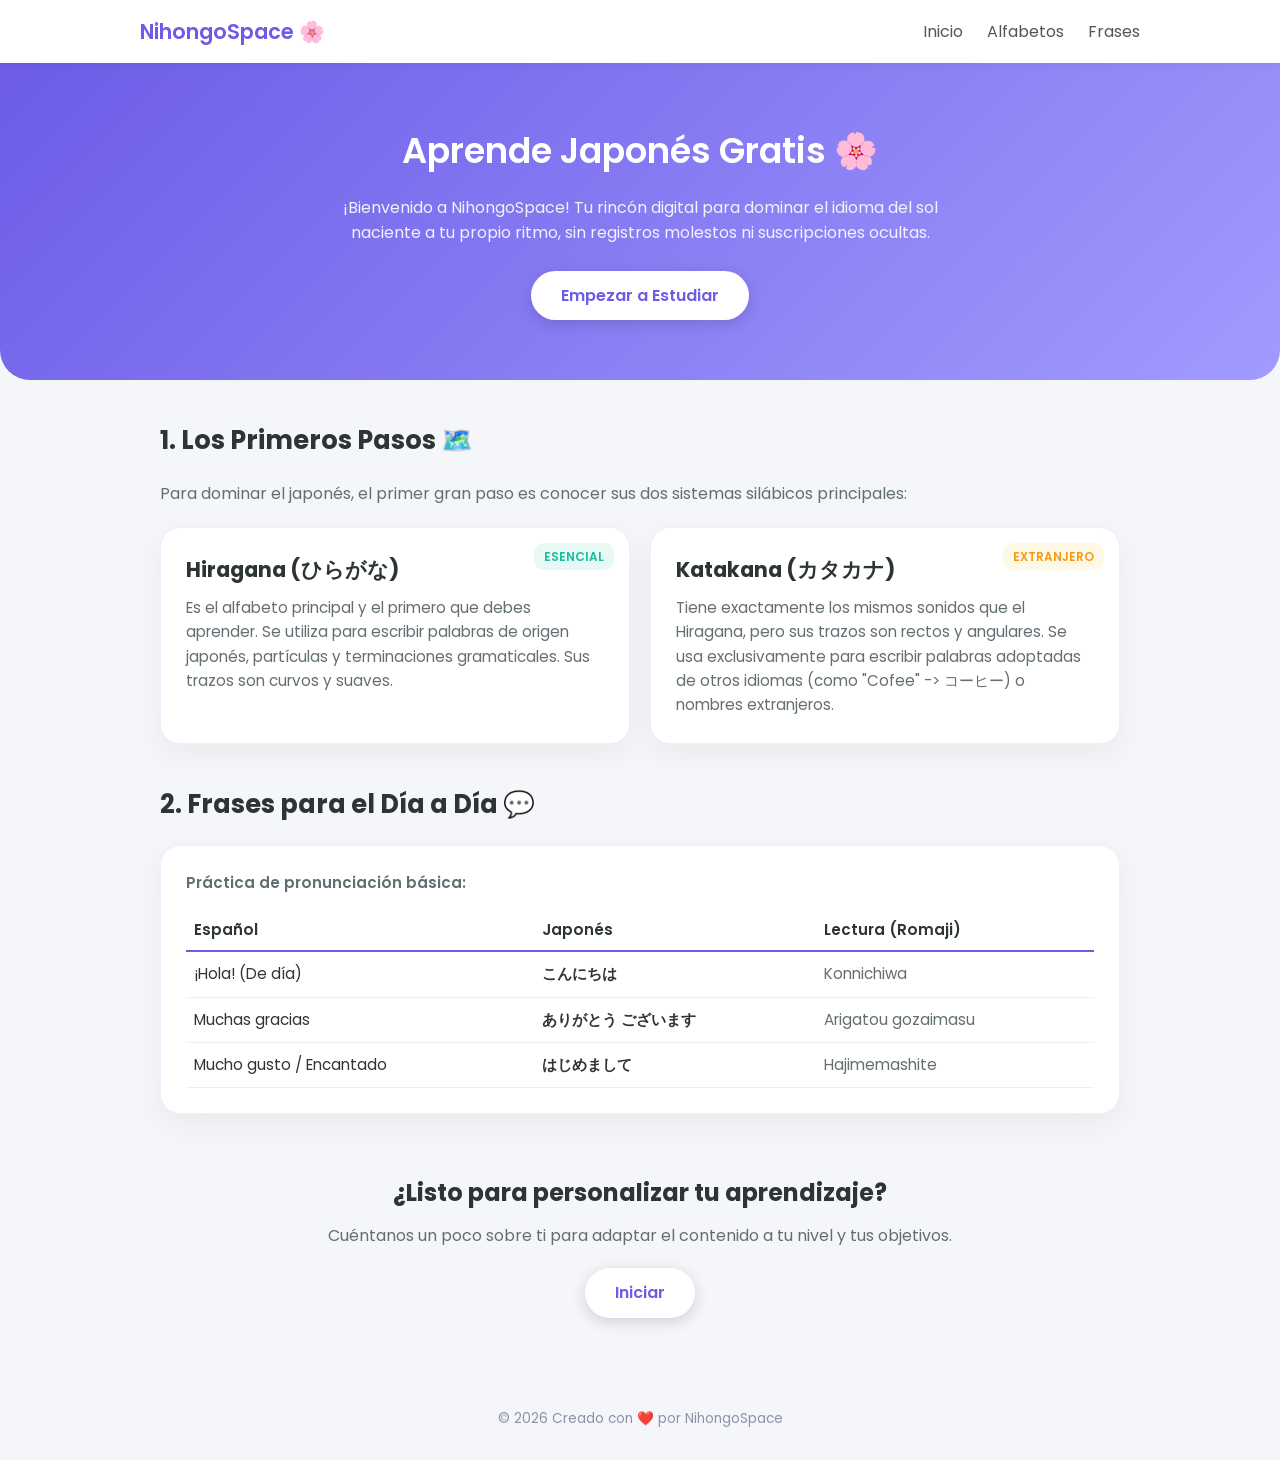
<file: index.html>
<!DOCTYPE html>
<html lang="es">
<head>
    <meta charset="UTF-8">
    <!-- Esta línea es vital para que se vea bien en pantallas de celulares -->
    <meta name="viewport" content="width=device-width, initial-scale=1.0">
    <meta name="description" content="NihongoSpace - Aprende japonés gratis: hiragana, katakana y frases básicas.">
    <title>NihongoSpace</title>
    <!-- Vinculamos una fuente bonita desde Google Fonts -->
    <link href="https://fonts.googleapis.com/css2?family=Poppins:wght@300;400;600&display=swap" rel="stylesheet">
    <!-- Conectamos nuestro archivo de estilos CSS -->
    <link rel="stylesheet" href="style.css">
</head>
<body>

    <!-- Barra de navegación superior -->
    <header>
        <div class="nav-container">
            <a href="#inicio" class="logo">NihongoSpace 🌸</a>
            <nav aria-label="Principal">
                <a href="#inicio">Inicio</a>
                <a href="#alfabetos">Alfabetos</a>
                <a href="#frases">Frases</a>
            </nav>
        </div>
    </header>

    <!-- Sección Principal (Hero) -->
    <main id="inicio">
        <section class="hero">
            <h1>Aprende Japonés Gratis 🌸</h1>
            <p>¡Bienvenido a NihongoSpace! Tu rincón digital para dominar el idioma del sol naciente a tu propio ritmo, sin registros molestos ni suscripciones ocultas.</p>
            <a href="#alfabetos" class="btn-primario">Empezar a Estudiar</a>
        </section>

        <!-- Sección de Alfabetos Básicos -->
        <section id="alfabetos" class="contenido">
            <h2>1. Los Primeros Pasos 🗺️</h2>
            <p class="texto-intro">Para dominar el japonés, el primer gran paso es conocer sus dos sistemas silábicos principales:</p>

            <div class="grid-tarjetas">

                <!-- Tarjeta Hiragana -->
                <div class="tarjeta">
                    <div class="tarjeta-badge esencial">Esencial</div>
                    <h3>Hiragana (ひらがな)</h3>
                    <p>Es el alfabeto principal y el primero que debes aprender. Se utiliza para escribir palabras de origen japonés, partículas y terminaciones gramaticales. Sus trazos son curvos y suaves.</p>
                </div>

                <!-- Tarjeta Katakana -->
                <div class="tarjeta">
                    <div class="tarjeta-badge extranjero">Extranjero</div>
                    <h3>Katakana (カタカナ)</h3>
                    <p>Tiene exactamente los mismos sonidos que el Hiragana, pero sus trazos son rectos y angulares. Se usa exclusivamente para escribir palabras adoptadas de otros idiomas (como "Cofee" -> コーヒー) o nombres extranjeros.</p>
                </div>

            </div>
        </section>

        <!-- Sección de Frases Útiles -->
        <section id="frases" class="contenido">
            <h2>2. Frases para el Día a Día 💬</h2>
            <div class="tarjeta tarjeta-tabla">
                <p class="tabla-titulo">Práctica de pronunciación básica:</p>

                <!-- Tabla detallada de vocabulario -->
                <table>
                    <thead>
                        <tr>
                            <th scope="col">Español</th>
                            <th scope="col">Japonés</th>
                            <th scope="col">Lectura (Romaji)</th>
                        </tr>
                    </thead>
                    <tbody>
                        <tr>
                            <td>¡Hola! (De día)</td>
                            <td class="celda-japones">こんにちは</td>
                            <td class="celda-romaji">Konnichiwa</td>
                        </tr>
                        <tr>
                            <td>Muchas gracias</td>
                            <td class="celda-japones">ありがとう ございます</td>
                            <td class="celda-romaji">Arigatou gozaimasu</td>
                        </tr>
                        <tr>
                            <td>Mucho gusto / Encantado</td>
                            <td class="celda-japones">はじめまして</td>
                            <td class="celda-romaji">Hajimemashite</td>
                        </tr>
                    </tbody>
                </table>
            </div>
        </section>

        <!-- Sección de llamada a la acción final -->
        <section class="cta-final">
            <h2>¿Listo para personalizar tu aprendizaje?</h2>
            <p>Cuéntanos un poco sobre ti para adaptar el contenido a tu nivel y tus objetivos.</p>
            <a href="login.html" class="btn-primario">Iniciar</a>
        </section>
    </main>

    <!-- Pie de página -->
    <footer>
        <p>&copy; 2026 Creado con ❤️ por NihongoSpace</p>
    </footer>

</body>
</html>
</file>
<file: style.css>
/* --- CONFIGURACIÓN GENERAL --- */
* {
    margin: 0;
    padding: 0;
    box-sizing: border-box;
}

body {
    font-family: 'Poppins', sans-serif;
    background-color: #f4f6f9;
    color: #333333;
    line-height: 1.6;
}

/* --- BARRA DE NAVEGACIÓN --- */
header {
    background-color: #ffffff;
    padding: 15px 20px;
    box-shadow: 0 2px 10px rgba(0, 0, 0, 0.05);
    position: sticky;
    top: 0;
    z-index: 100;
}

.nav-container {
    display: flex;
    justify-content: space-between;
    align-items: center;
    max-width: 1000px;
    margin: 0 auto;
}

.logo {
    font-size: 1.3rem;
    font-weight: 600;
    color: #6c5ce7;
    text-decoration: none;
}

nav a {
    text-decoration: none;
    color: #555555;
    margin-left: 20px;
    font-weight: 400;
    transition: color 0.3s;
}

nav a:hover,
nav a:focus-visible {
    color: #6c5ce7;
}

a:focus-visible,
.btn-primario:focus-visible {
    outline: 2px solid #6c5ce7;
    outline-offset: 3px;
}

/* --- SECCIÓN HERO (PRINCIPAL) --- */
.hero {
    background: linear-gradient(135deg, #6c5ce7, #a29bfe);
    color: #ffffff;
    text-align: center;
    padding: 60px 20px;
    border-bottom-left-radius: 30px;
    border-bottom-right-radius: 30px;
}

.hero h1 {
    font-size: 2.2rem;
    margin-bottom: 15px;
    font-weight: 600;
}

.hero p {
    font-size: 1rem;
    max-width: 600px;
    margin: 0 auto 25px auto;
    opacity: 0.9;
}

.btn-primario {
    display: inline-block;
    background-color: #ffffff;
    color: #6c5ce7;
    padding: 12px 30px;
    border-radius: 25px;
    text-decoration: none;
    font-weight: 600;
    box-shadow: 0 4px 15px rgba(0, 0, 0, 0.15);
    transition: transform 0.2s, box-shadow 0.2s;
}

.btn-primario:hover {
    transform: translateY(-2px);
    box-shadow: 0 6px 20px rgba(0, 0, 0, 0.2);
}

/* --- SECCIÓN DE CONTENIDO --- */
.contenido {
    max-width: 1000px;
    margin: 40px auto;
    padding: 0 20px;
}

.contenido h2 {
    font-size: 1.6rem;
    margin-bottom: 20px;
    color: #2d3436;
}

/* --- GRID PARA LAS TARJETAS --- */
.grid-tarjetas {
    display: grid;
    grid-template-columns: repeat(auto-fit, minmax(250px, 1fr));
    gap: 20px;
}

/* --- TARJETA MODERNA --- */
.tarjeta {
    background-color: #ffffff;
    padding: 25px;
    border-radius: 20px;
    box-shadow: 0 10px 30px rgba(0, 0, 0, 0.05);
    position: relative;
    overflow: hidden;
    border: 1px solid rgba(108, 92, 231, 0.1);
}

.tarjeta-badge {
    position: absolute;
    top: 15px;
    right: 15px;
    background-color: #ffeaa7;
    color: #d63031;
    font-size: 0.75rem;
    font-weight: 600;
    padding: 4px 10px;
    border-radius: 10px;
    text-transform: uppercase;
}

.tarjeta h3 {
    margin-bottom: 10px;
    color: #2d3436;
    font-size: 1.3rem;
}

.tarjeta p {
    color: #636e72;
    font-size: 0.95rem;
}

/* --- TEXTO INTRODUCTORIO DE SECCIÓN --- */
.texto-intro {
    margin-bottom: 20px;
    color: #636e72;
}

/* --- VARIANTES DE BADGE --- */
.tarjeta-badge.esencial {
    background-color: #e8f8f5;
    color: #1abc9c;
}

.tarjeta-badge.extranjero {
    background-color: #fef9e7;
    color: #f39c12;
}

/* --- TARJETA CON TABLA --- */
.tarjeta-tabla {
    margin-top: 20px;
}

.tabla-titulo {
    margin-bottom: 15px;
    font-weight: 600;
    color: #6c5ce7;
}

table {
    width: 100%;
    border-collapse: collapse;
    text-align: left;
    font-size: 0.95rem;
}

thead tr {
    border-bottom: 2px solid #6c5ce7;
    color: #2d3436;
}

th {
    padding: 8px;
    font-weight: 600;
}

tbody tr {
    border-bottom: 1px solid #eee;
}

td {
    padding: 10px 8px;
}

.celda-japones {
    font-weight: 600;
}

.celda-romaji {
    color: #636e72;
}

/* --- CTA FINAL --- */
.cta-final {
    max-width: 700px;
    margin: 60px auto;
    padding: 0 20px;
    text-align: center;
}

.cta-final h2 {
    font-size: 1.5rem;
    color: #2d3436;
    margin-bottom: 10px;
}

.cta-final p {
    color: #636e72;
    margin-bottom: 20px;
}

/* --- HERO SECUNDARIO (páginas internas) --- */
.hero-secundario {
    padding: 40px 20px;
}

.hero-secundario h1 {
    font-size: 1.8rem;
}

/* --- FORMULARIO --- */
.formulario {
    background-color: #ffffff;
    max-width: 600px;
    margin: 0 auto;
    padding: 30px;
    border-radius: 20px;
    box-shadow: 0 10px 30px rgba(0, 0, 0, 0.05);
    border: 1px solid rgba(108, 92, 231, 0.1);
}

.campo {
    margin-bottom: 20px;
}

.campo label {
    display: block;
    margin-bottom: 6px;
    font-weight: 600;
    color: #2d3436;
    font-size: 0.95rem;
}

.campo input,
.campo select,
.campo textarea {
    width: 100%;
    padding: 10px 12px;
    border: 1px solid #dfe4ea;
    border-radius: 10px;
    font-family: 'Poppins', sans-serif;
    font-size: 0.95rem;
    color: #333333;
    background-color: #f9fafb;
}

.campo input:focus,
.campo select:focus,
.campo textarea:focus {
    outline: none;
    border-color: #6c5ce7;
    background-color: #ffffff;
}

.campo textarea {
    resize: vertical;
}

.acciones-formulario {
    display: flex;
    align-items: center;
    gap: 15px;
    flex-wrap: wrap;
}

.acciones-formulario .btn-primario {
    background-color: #6c5ce7;
    color: #ffffff;
    box-shadow: 0 4px 15px rgba(108, 92, 231, 0.3);
    border: none;
    cursor: pointer;
    font-family: 'Poppins', sans-serif;
}

.acciones-formulario .btn-primario:hover {
    background-color: #5b4bd6;
}

.estado-guardado {
    font-size: 0.85rem;
    color: #1abc9c;
    font-weight: 600;
}

/* --- PERFIL DE USUARIO EN EL HEADER --- */
.perfil-usuario {
    display: flex;
    align-items: center;
    gap: 12px;
}

.avatar {
    width: 38px;
    height: 38px;
    border-radius: 50%;
    background: linear-gradient(135deg, #6c5ce7, #a29bfe);
    color: #ffffff;
    display: flex;
    align-items: center;
    justify-content: center;
    font-weight: 600;
    font-size: 1rem;
    flex-shrink: 0;
}

.perfil-info {
    display: flex;
    flex-direction: column;
    line-height: 1.2;
}

.perfil-nombre {
    font-weight: 600;
    font-size: 0.9rem;
    color: #2d3436;
}

.perfil-nivel {
    font-size: 0.75rem;
    color: #636e72;
}

.xp-widget {
    position: relative;
}

.boton-salir {
    background-color: #f4f6f9;
    border: none;
    border-radius: 50%;
    width: 34px;
    height: 34px;
    font-size: 1rem;
    color: #636e72;
    cursor: pointer;
    transition: background-color 0.2s, color 0.2s;
}

.boton-salir:hover {
    background-color: #fdecea;
    color: #e74c3c;
}

.perfil-xp {
    display: flex;
    align-items: baseline;
    gap: 4px;
    background-color: #f4f6f9;
    padding: 6px 12px;
    border-radius: 20px;
    border: none;
    cursor: pointer;
    font-family: 'Poppins', sans-serif;
    transition: background-color 0.2s;
}

.perfil-xp:hover,
.perfil-xp:focus-visible {
    background-color: #ececf7;
}

.xp-valor {
    font-weight: 600;
    color: #6c5ce7;
    font-size: 0.95rem;
}

.xp-etiqueta {
    font-size: 0.7rem;
    color: #636e72;
    text-transform: uppercase;
}

/* --- POPOVER DE PROGRESO XP --- */
.xp-popover {
    position: absolute;
    top: calc(100% + 10px);
    right: 0;
    width: 220px;
    background-color: #ffffff;
    border-radius: 16px;
    box-shadow: 0 12px 30px rgba(0, 0, 0, 0.12);
    padding: 16px;
    opacity: 0;
    transform: translateY(-6px);
    pointer-events: none;
    transition: opacity 0.2s, transform 0.2s;
    z-index: 200;
}

.xp-popover.visible {
    opacity: 1;
    transform: translateY(0);
    pointer-events: auto;
}

.xp-popover-titulo {
    font-size: 0.85rem;
    font-weight: 600;
    color: #2d3436;
    margin-bottom: 10px;
}

.xp-barra-fondo {
    width: 100%;
    height: 10px;
    background-color: #f0f1f7;
    border-radius: 10px;
    overflow: hidden;
}

.xp-barra-relleno {
    height: 100%;
    width: 0%;
    background: linear-gradient(90deg, #6c5ce7, #a29bfe);
    border-radius: 10px;
    transition: width 0.8s ease-out;
}

.xp-popover-detalle {
    margin-top: 8px;
    font-size: 0.8rem;
    color: #636e72;
    text-align: right;
}

/* --- PANEL CENTRAL / RUTA DE APRENDIZAJE --- */
.panel-central {
    max-width: 500px;
    margin: 60px auto;
    padding: 0 20px;
    text-align: center;
}

.panel-eyebrow {
    text-transform: uppercase;
    letter-spacing: 1px;
    font-size: 0.8rem;
    font-weight: 600;
    color: #a29bfe;
    margin-bottom: 30px;
}

.leccion-nodo {
    display: flex;
    align-items: center;
    justify-content: center;
    width: 110px;
    height: 110px;
    margin: 0 auto 20px auto;
    border-radius: 50%;
    background: linear-gradient(135deg, #6c5ce7, #a29bfe);
    box-shadow: 0 10px 25px rgba(108, 92, 231, 0.35);
    text-decoration: none;
    transition: transform 0.2s, box-shadow 0.2s;
}

.leccion-nodo:hover,
.leccion-nodo:focus-visible {
    transform: translateY(-4px);
    box-shadow: 0 14px 30px rgba(108, 92, 231, 0.45);
}

.leccion-numero {
    font-size: 2.8rem;
    font-weight: 600;
    color: #ffffff;
}

.leccion-titulo {
    font-size: 1.4rem;
    color: #2d3436;
    margin-bottom: 4px;
}

.leccion-subtitulo {
    color: #636e72;
    font-size: 1rem;
}

/* --- SALIR DE LA LECCIÓN --- */
.salir-leccion {
    color: #636e72;
    text-decoration: none;
    font-size: 0.9rem;
    font-weight: 400;
    transition: color 0.3s;
}

.salir-leccion:hover {
    color: #6c5ce7;
}

/* --- PANTALLAS DE LA LECCIÓN --- */
.leccion-pantalla {
    display: none;
}

.leccion-pantalla.activa {
    display: block;
}

.leccion-pantalla h1 {
    font-size: 1.6rem;
    color: #2d3436;
    margin-bottom: 15px;
}

.lista-lección {
    list-style: none;
    margin: 15px 0;
}

.lista-lección li {
    padding: 8px 0;
    color: #636e72;
    font-size: 0.95rem;
}

.btn-siguiente-pantalla {
    margin-top: 25px;
    border: none;
    cursor: pointer;
}

.oculto {
    display: none !important;
}

/* --- PREGUNTAS DEL QUIZ --- */
.pregunta-titulo {
    font-size: 1.4rem;
    color: #2d3436;
    margin-bottom: 25px;
}

.opciones-quiz {
    display: flex;
    flex-direction: column;
    gap: 12px;
    max-width: 500px;
}

.opcion-quiz {
    text-align: left;
    padding: 14px 18px;
    border: 2px solid #dfe4ea;
    border-radius: 12px;
    background-color: #ffffff;
    font-family: 'Poppins', sans-serif;
    font-size: 0.95rem;
    color: #333333;
    cursor: pointer;
    transition: border-color 0.2s, background-color 0.2s;
}

.opcion-quiz:hover:not(:disabled) {
    border-color: #a29bfe;
}

.opcion-quiz:disabled {
    cursor: default;
}

.opcion-quiz.correcta {
    border-color: #1abc9c;
    background-color: #e8f8f5;
    color: #1abc9c;
    font-weight: 600;
}

.opcion-quiz.incorrecta {
    border-color: #e74c3c;
    background-color: #fdecea;
    color: #e74c3c;
    font-weight: 600;
}

/* --- PANTALLA DE RESULTADOS --- */
.resultado-caja {
    max-width: 500px;
    margin: 20px auto;
    text-align: center;
}

.resultado-emoji {
    font-size: 2.8rem;
    margin-bottom: 10px;
}

.resultado-mensaje {
    font-size: 1.5rem;
    color: #2d3436;
    margin-bottom: 25px;
}

.resultado-stats {
    display: flex;
    justify-content: center;
    gap: 15px;
    flex-wrap: wrap;
    margin-bottom: 30px;
}

.resultado-stat {
    background-color: #ffffff;
    border-radius: 14px;
    padding: 15px 22px;
    box-shadow: 0 10px 30px rgba(0, 0, 0, 0.05);
    border: 1px solid rgba(108, 92, 231, 0.1);
    min-width: 90px;
}

.resultado-stat .valor {
    display: block;
    font-size: 1.4rem;
    font-weight: 600;
    color: #6c5ce7;
}

.resultado-stat .etiqueta {
    font-size: 0.75rem;
    color: #636e72;
    text-transform: uppercase;
}

/* --- PESTAÑAS DE LOGIN / REGISTRO --- */
.login-tabs {
    display: flex;
    max-width: 600px;
    margin: 0 auto 20px auto;
    background-color: #f0f1f7;
    border-radius: 14px;
    padding: 5px;
    gap: 5px;
}

.login-tab {
    flex: 1;
    padding: 10px;
    border: none;
    border-radius: 10px;
    background: none;
    font-family: 'Poppins', sans-serif;
    font-size: 0.9rem;
    font-weight: 600;
    color: #636e72;
    cursor: pointer;
    transition: background-color 0.2s, color 0.2s;
}

.login-tab.activa {
    background-color: #ffffff;
    color: #6c5ce7;
    box-shadow: 0 2px 8px rgba(0, 0, 0, 0.08);
}

/* --- PIE DE PÁGINA --- */
footer {
    text-align: center;
    padding: 30px 20px;
    color: #8a94a6;
    font-size: 0.85rem;
    margin-top: 40px;
}

/* --- RESPONSIVIDAD --- */
@media (max-width: 480px) {
    .hero {
        padding: 45px 20px;
    }

    .hero h1 {
        font-size: 1.6rem;
    }

    .hero p {
        font-size: 0.9rem;
    }

    nav a {
        margin-left: 12px;
        font-size: 0.9rem;
    }

    .logo {
        font-size: 1.1rem;
    }

    .tarjeta-tabla {
        overflow-x: auto;
    }

    table {
        min-width: 480px;
    }
}

/* --- RESPETO A MOVIMIENTO REDUCIDO --- */
@media (prefers-reduced-motion: reduce) {
    * {
        transition: none !important;
    }
}
</file>
